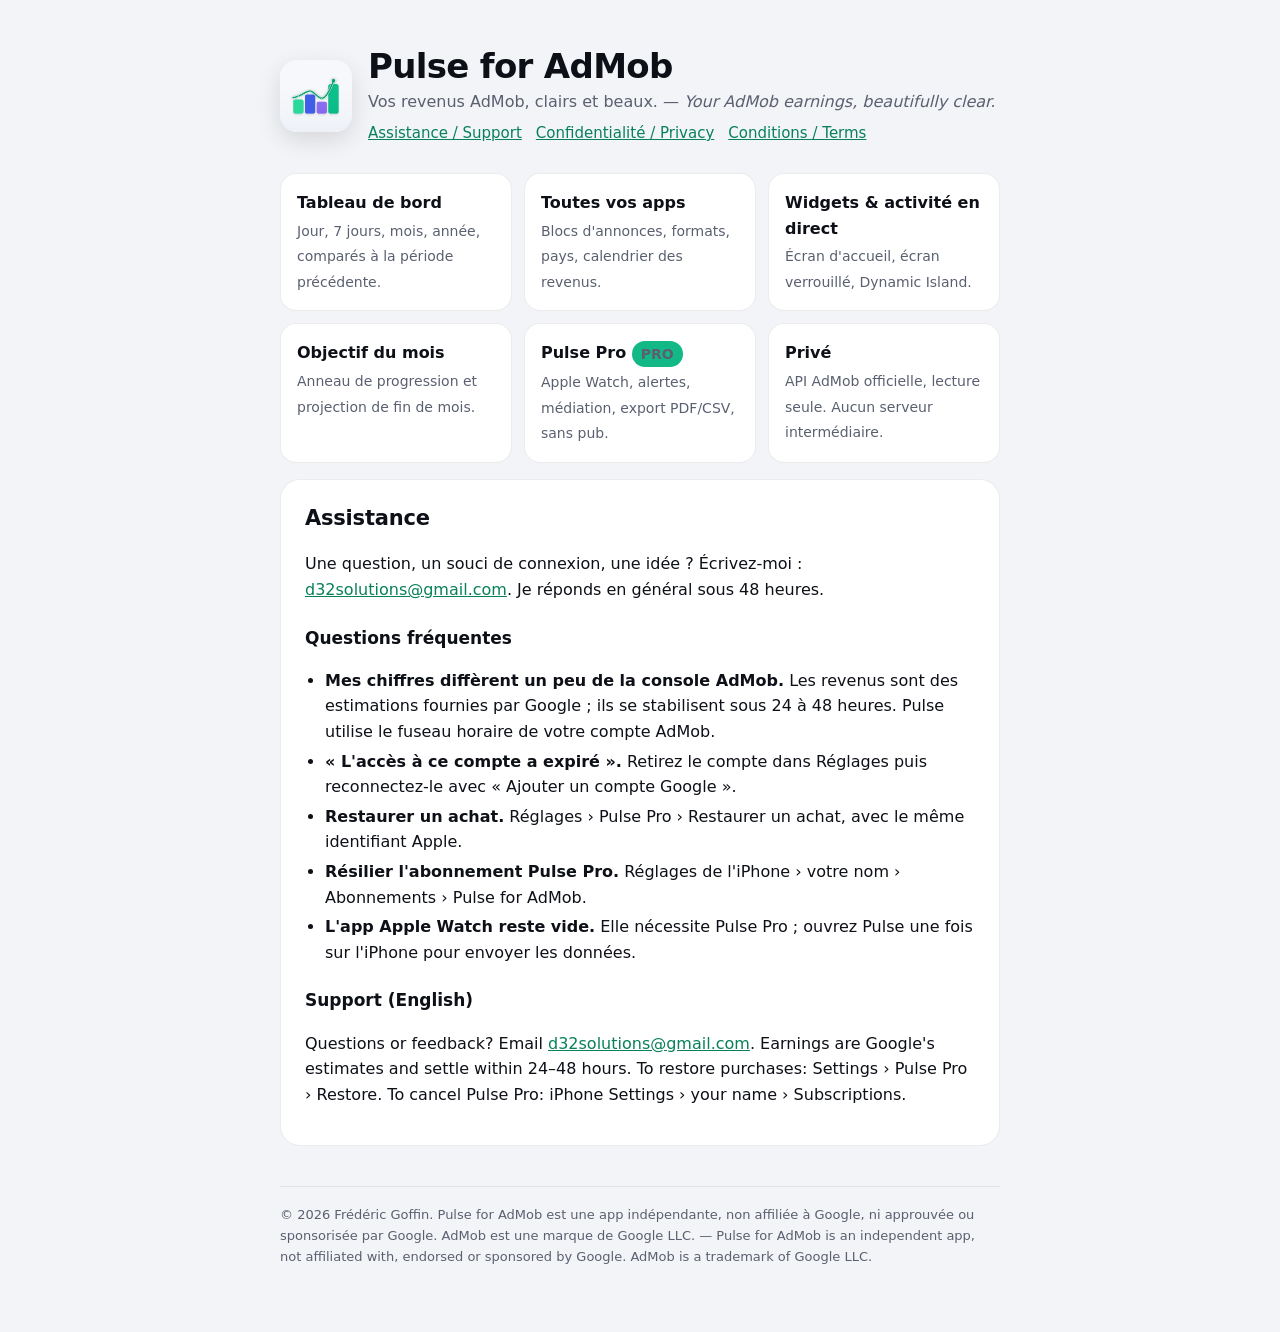
<file: index.html>
<!doctype html>
<html lang="fr">
<head>
<meta charset="utf-8">
<meta name="viewport" content="width=device-width,initial-scale=1">
<title>Pulse for AdMob — Vos revenus AdMob, en un coup d'œil</title>
<meta name="description" content="Pulse for AdMob : vos revenus AdMob sur iPhone, iPad, Mac et Apple Watch. Widgets, activité en direct, alertes, médiation.">
<link rel="icon" href="icon.png">
<link rel="apple-touch-icon" href="apple-touch-icon.png">
<link rel="stylesheet" href="style.css">
</head>
<body>
<main>
  <header>
    <img src="icon.png" alt="Icône de Pulse for AdMob">
    <div>
      <h1>Pulse for AdMob</h1>
      <p class="sub">Vos revenus AdMob, clairs et beaux. — <em>Your AdMob earnings, beautifully clear.</em></p>
      <nav><a href="#support">Assistance / Support</a><a href="privacy.html">Confidentialité / Privacy</a><a href="terms.html">Conditions / Terms</a></nav>
    </div>
  </header>

  <div class="grid">
    <div class="feat"><b>Tableau de bord</b><span>Jour, 7 jours, mois, année, comparés à la période précédente.</span></div>
    <div class="feat"><b>Toutes vos apps</b><span>Blocs d'annonces, formats, pays, calendrier des revenus.</span></div>
    <div class="feat"><b>Widgets &amp; activité en direct</b><span>Écran d'accueil, écran verrouillé, Dynamic Island.</span></div>
    <div class="feat"><b>Objectif du mois</b><span>Anneau de progression et projection de fin de mois.</span></div>
    <div class="feat"><b>Pulse Pro <span class="pill">PRO</span></b><span>Apple Watch, alertes, médiation, export PDF/CSV, sans pub.</span></div>
    <div class="feat"><b>Privé</b><span>API AdMob officielle, lecture seule. Aucun serveur intermédiaire.</span></div>
  </div>

  <section id="support" class="card">
    <h2 style="margin-top:0">Assistance</h2>
    <p>Une question, un souci de connexion, une idée ? Écrivez-moi : <a href="mailto:d32solutions@gmail.com?subject=Pulse%20for%20AdMob">d32solutions@gmail.com</a>. Je réponds en général sous 48 heures.</p>
    <h3>Questions fréquentes</h3>
    <ul>
      <li><b>Mes chiffres diffèrent un peu de la console AdMob.</b> Les revenus sont des estimations fournies par Google ; ils se stabilisent sous 24 à 48 heures. Pulse utilise le fuseau horaire de votre compte AdMob.</li>
      <li><b>« L'accès à ce compte a expiré ».</b> Retirez le compte dans Réglages puis reconnectez-le avec « Ajouter un compte Google ».</li>
      <li><b>Restaurer un achat.</b> Réglages › Pulse Pro › Restaurer un achat, avec le même identifiant Apple.</li>
      <li><b>Résilier l'abonnement Pulse Pro.</b> Réglages de l'iPhone › votre nom › Abonnements › Pulse for AdMob.</li>
      <li><b>L'app Apple Watch reste vide.</b> Elle nécessite Pulse Pro ; ouvrez Pulse une fois sur l'iPhone pour envoyer les données.</li>
    </ul>
    <h3 lang="en">Support (English)</h3>
    <p lang="en">Questions or feedback? Email <a href="mailto:d32solutions@gmail.com?subject=Pulse%20for%20AdMob">d32solutions@gmail.com</a>. Earnings are Google's estimates and settle within 24–48 hours. To restore purchases: Settings › Pulse Pro › Restore. To cancel Pulse Pro: iPhone Settings › your name › Subscriptions.</p>
  </section>

  <footer>
    © 2026 Frédéric Goffin. Pulse for AdMob est une app indépendante, non affiliée à Google, ni approuvée ou sponsorisée par Google. AdMob est une marque de Google LLC. — Pulse for AdMob is an independent app, not affiliated with, endorsed or sponsored by Google. AdMob is a trademark of Google LLC.
  </footer>
</main>
</body>
</html>
</file>
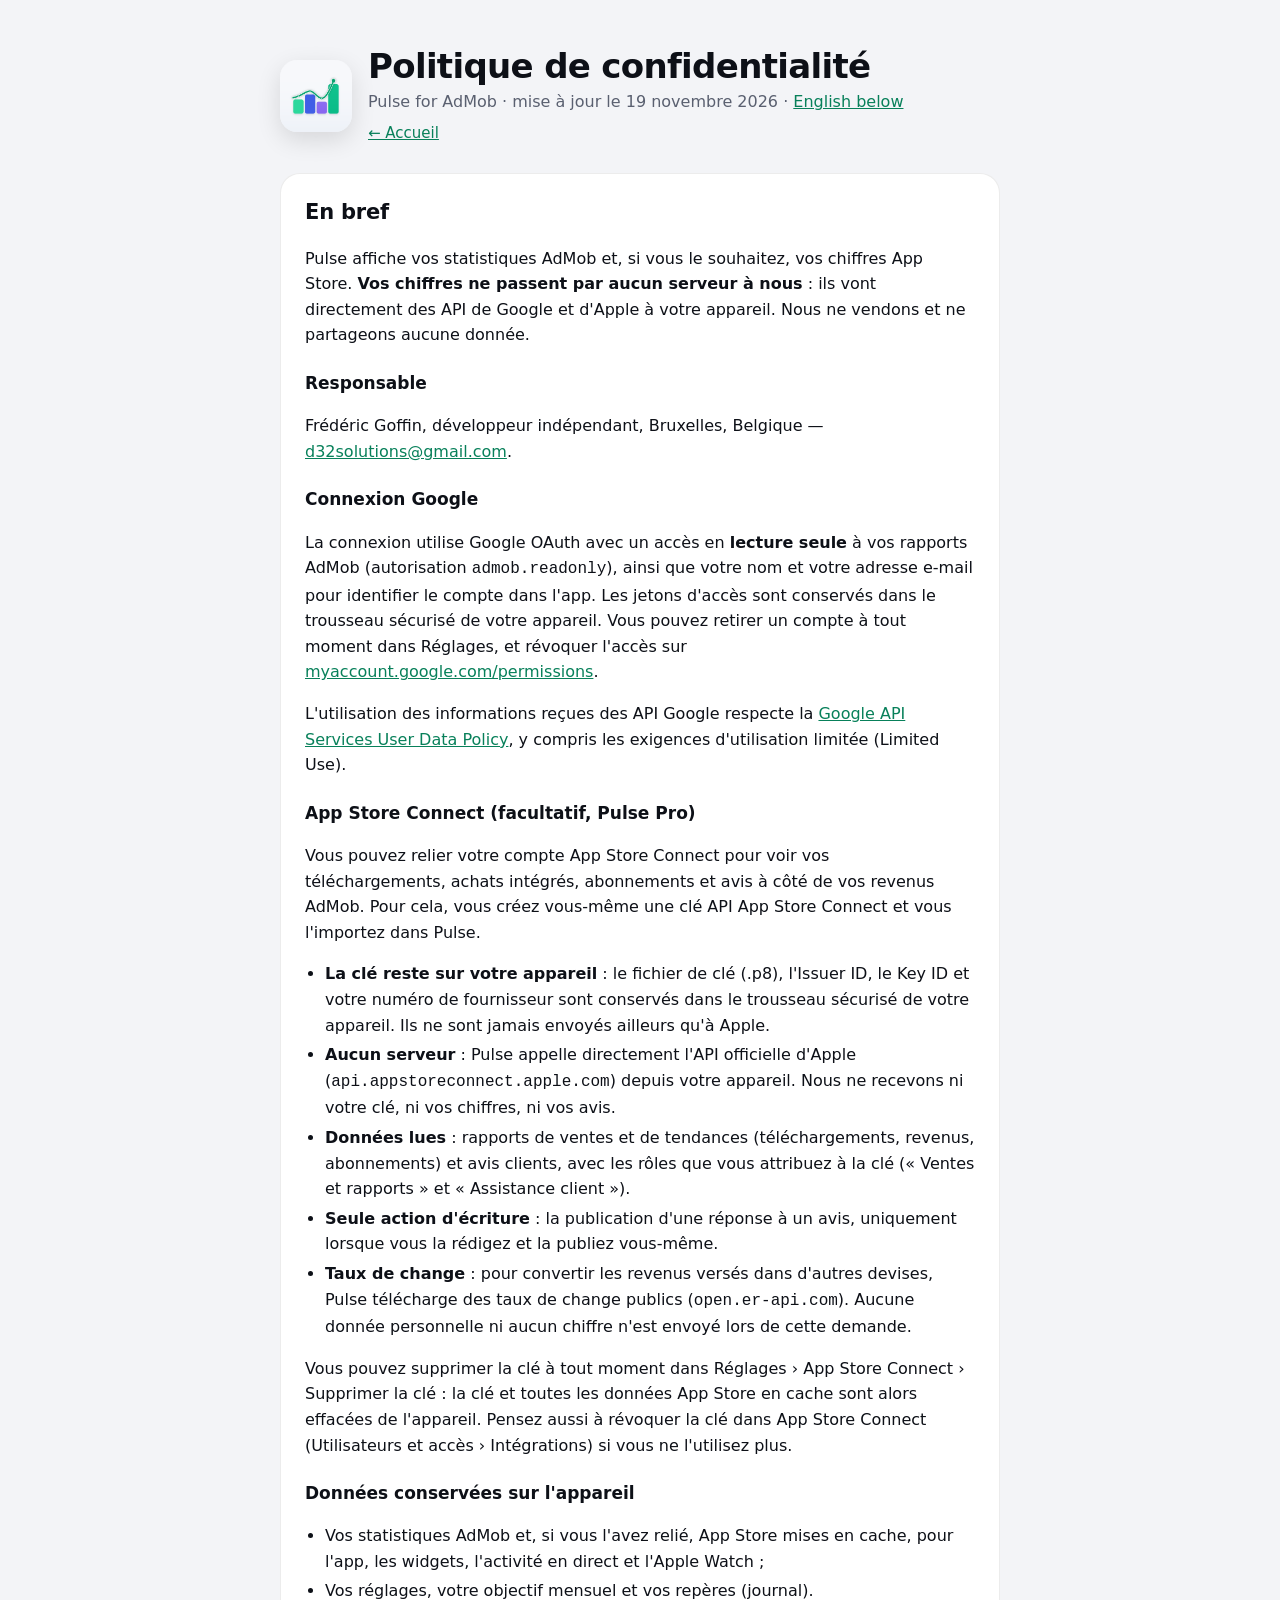
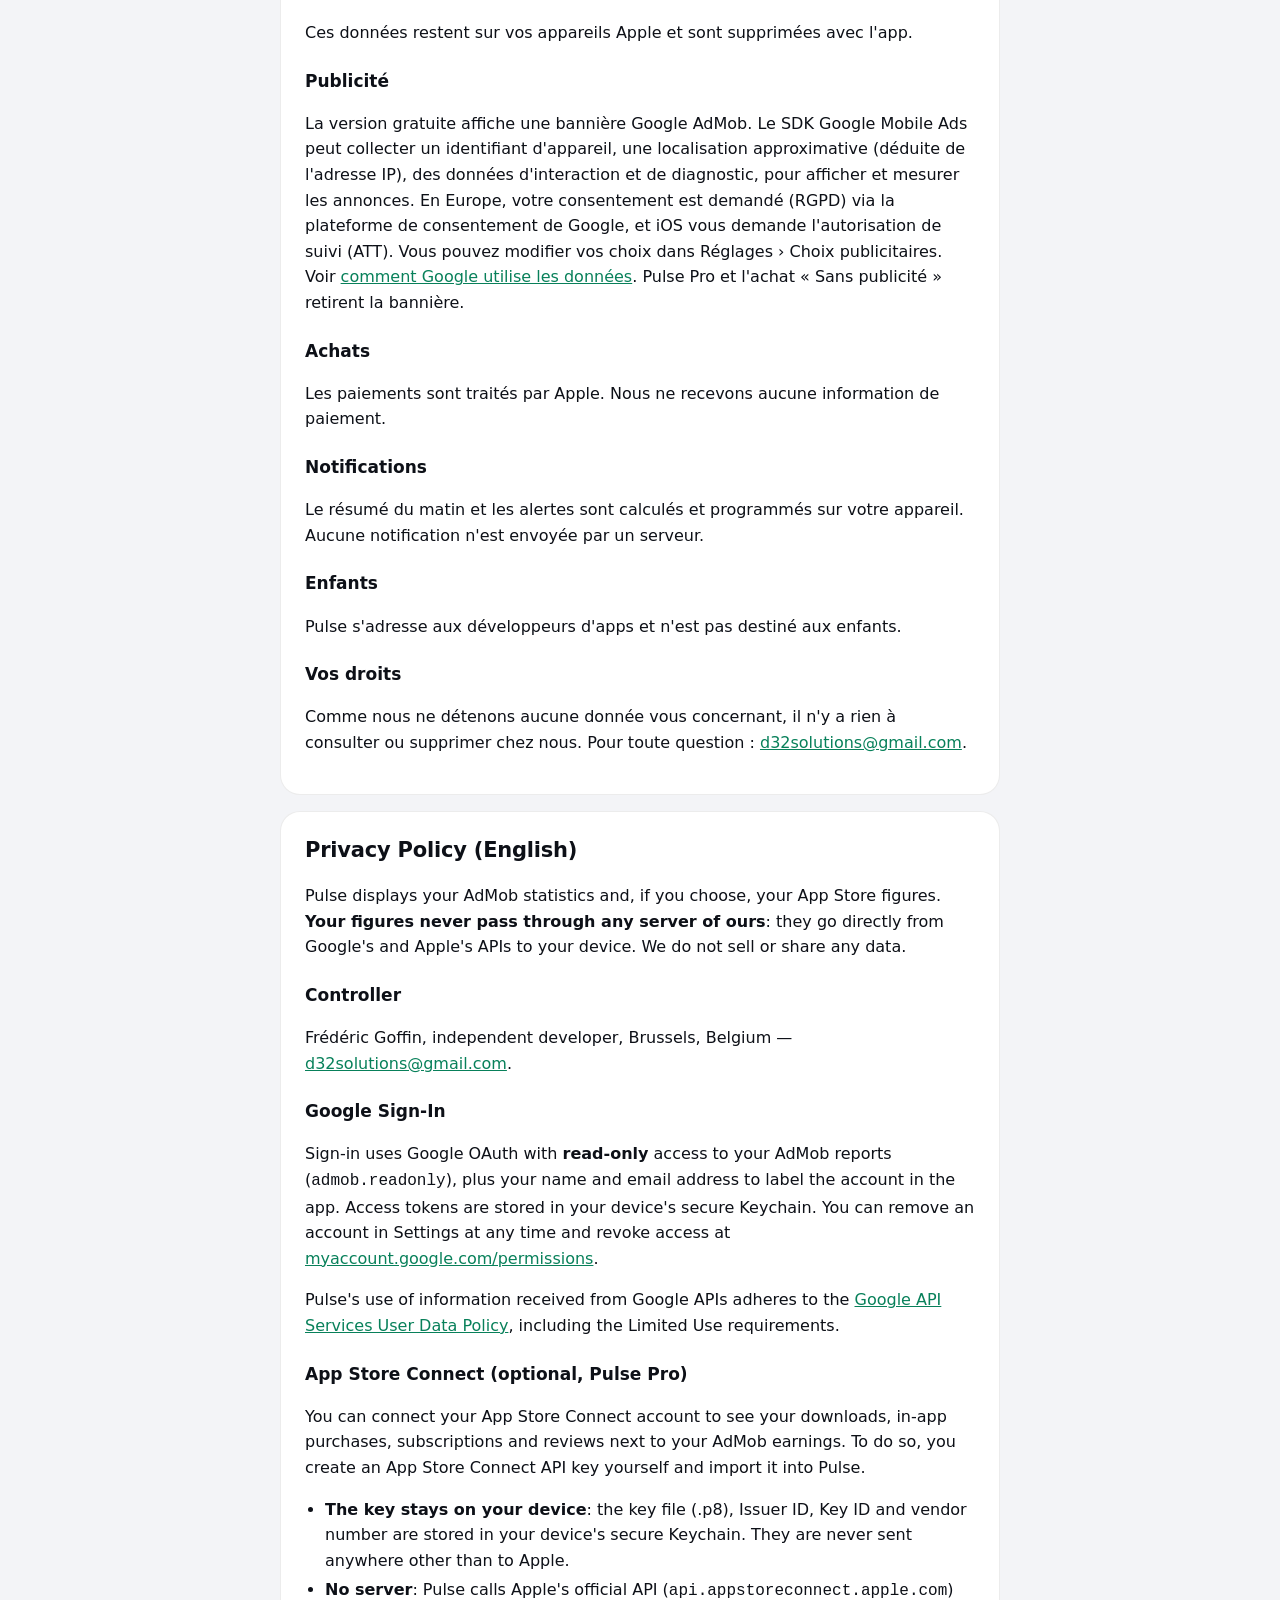
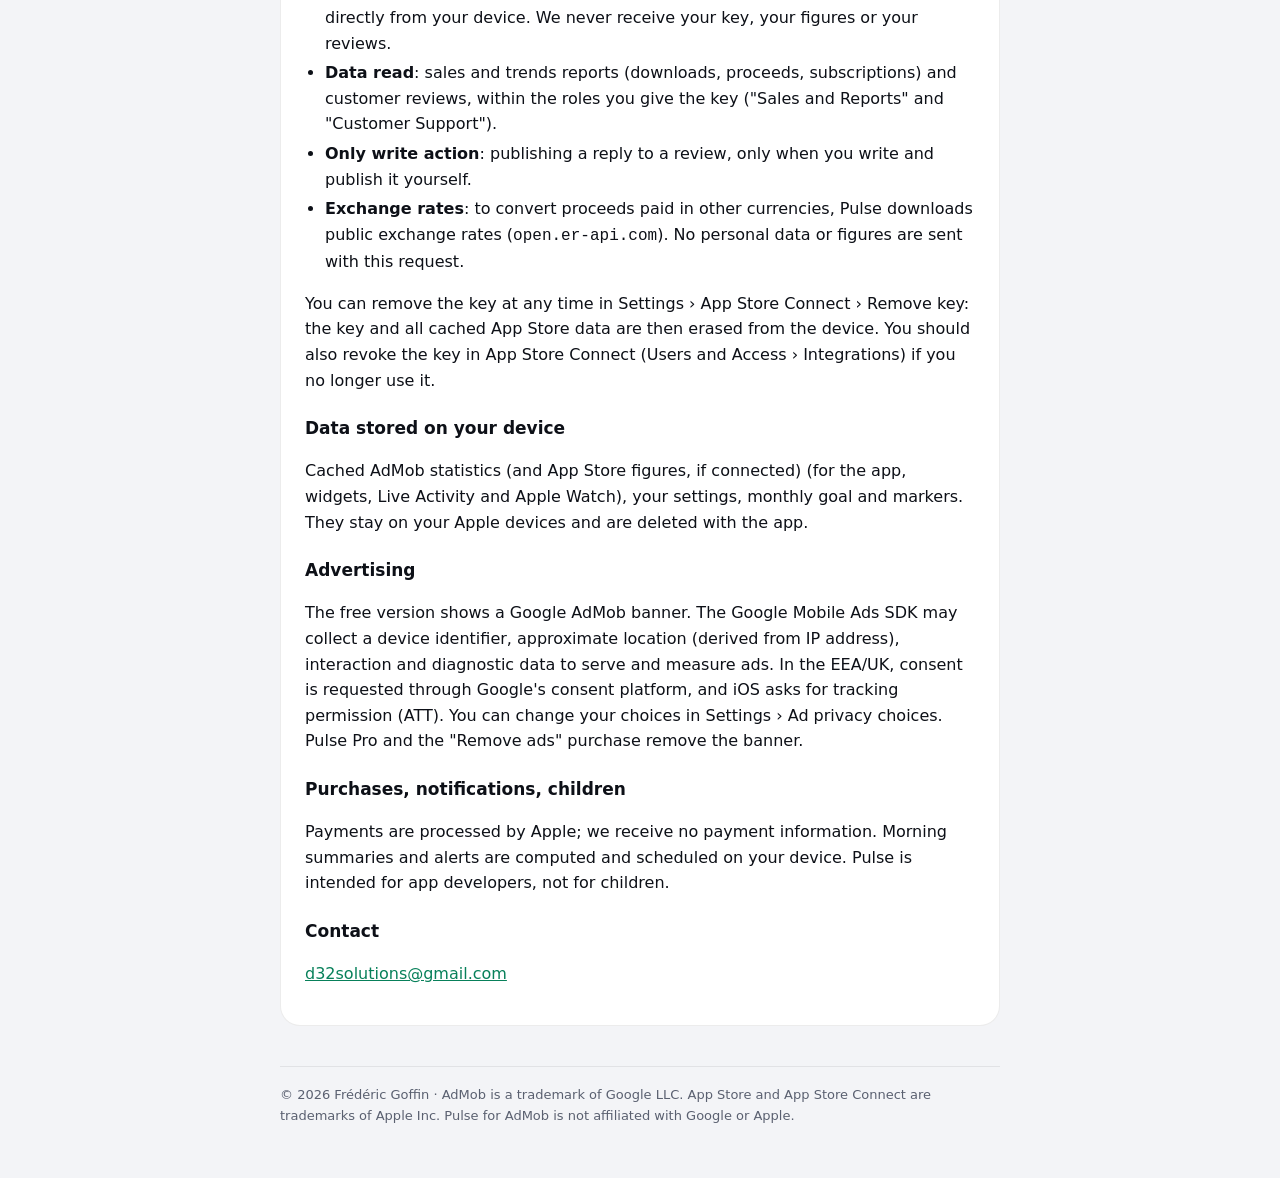
<file: privacy.html>
<!doctype html>
<html lang="fr">
<head>
<meta charset="utf-8">
<meta name="viewport" content="width=device-width,initial-scale=1">
<title>Pulse for AdMob — Politique de confidentialité</title>
<link rel="icon" href="icon.png">
<link rel="stylesheet" href="style.css">
</head>
<body>
<main>
  <header>
    <img src="icon.png" alt="">
    <div>
      <h1>Politique de confidentialité</h1>
      <p class="sub">Pulse for AdMob · mise à jour le 19 novembre 2026 · <a href="#en">English below</a></p>
      <nav><a href="./">← Accueil</a></nav>
    </div>
  </header>

  <div class="card">
    <h2 style="margin-top:0">En bref</h2>
    <p>Pulse affiche vos statistiques AdMob et, si vous le souhaitez, vos chiffres App Store. <b>Vos chiffres ne passent par aucun serveur à nous</b> : ils vont directement des API de Google et d'Apple à votre appareil. Nous ne vendons et ne partageons aucune donnée.</p>

    <h3>Responsable</h3>
    <p>Frédéric Goffin, développeur indépendant, Bruxelles, Belgique — <a href="mailto:d32solutions@gmail.com">d32solutions@gmail.com</a>.</p>

    <h3>Connexion Google</h3>
    <p>La connexion utilise Google OAuth avec un accès en <b>lecture seule</b> à vos rapports AdMob (autorisation <code>admob.readonly</code>), ainsi que votre nom et votre adresse e-mail pour identifier le compte dans l'app. Les jetons d'accès sont conservés dans le trousseau sécurisé de votre appareil. Vous pouvez retirer un compte à tout moment dans Réglages, et révoquer l'accès sur <a href="https://myaccount.google.com/permissions">myaccount.google.com/permissions</a>.</p>
    <p>L'utilisation des informations reçues des API Google respecte la <a href="https://developers.google.com/terms/api-services-user-data-policy">Google API Services User Data Policy</a>, y compris les exigences d'utilisation limitée (Limited Use).</p>

    <h3>App Store Connect (facultatif, Pulse Pro)</h3>
    <p>Vous pouvez relier votre compte App Store Connect pour voir vos téléchargements, achats intégrés, abonnements et avis à côté de vos revenus AdMob. Pour cela, vous créez vous-même une clé API App Store Connect et vous l'importez dans Pulse.</p>
    <ul>
      <li><b>La clé reste sur votre appareil</b> : le fichier de clé (.p8), l'Issuer ID, le Key ID et votre numéro de fournisseur sont conservés dans le trousseau sécurisé de votre appareil. Ils ne sont jamais envoyés ailleurs qu'à Apple.</li>
      <li><b>Aucun serveur</b> : Pulse appelle directement l'API officielle d'Apple (<code>api.appstoreconnect.apple.com</code>) depuis votre appareil. Nous ne recevons ni votre clé, ni vos chiffres, ni vos avis.</li>
      <li><b>Données lues</b> : rapports de ventes et de tendances (téléchargements, revenus, abonnements) et avis clients, avec les rôles que vous attribuez à la clé (« Ventes et rapports » et « Assistance client »).</li>
      <li><b>Seule action d'écriture</b> : la publication d'une réponse à un avis, uniquement lorsque vous la rédigez et la publiez vous-même.</li>
      <li><b>Taux de change</b> : pour convertir les revenus versés dans d'autres devises, Pulse télécharge des taux de change publics (<code>open.er-api.com</code>). Aucune donnée personnelle ni aucun chiffre n'est envoyé lors de cette demande.</li>
    </ul>
    <p>Vous pouvez supprimer la clé à tout moment dans Réglages › App Store Connect › Supprimer la clé : la clé et toutes les données App Store en cache sont alors effacées de l'appareil. Pensez aussi à révoquer la clé dans App Store Connect (Utilisateurs et accès › Intégrations) si vous ne l'utilisez plus.</p>

    <h3>Données conservées sur l'appareil</h3>
    <ul>
      <li>Vos statistiques AdMob et, si vous l'avez relié, App Store mises en cache, pour l'app, les widgets, l'activité en direct et l'Apple Watch ;</li>
      <li>Vos réglages, votre objectif mensuel et vos repères (journal).</li>
    </ul>
    <p>Ces données restent sur vos appareils Apple et sont supprimées avec l'app.</p>

    <h3>Publicité</h3>
    <p>La version gratuite affiche une bannière Google AdMob. Le SDK Google Mobile Ads peut collecter un identifiant d'appareil, une localisation approximative (déduite de l'adresse IP), des données d'interaction et de diagnostic, pour afficher et mesurer les annonces. En Europe, votre consentement est demandé (RGPD) via la plateforme de consentement de Google, et iOS vous demande l'autorisation de suivi (ATT). Vous pouvez modifier vos choix dans Réglages › Choix publicitaires. Voir <a href="https://policies.google.com/technologies/partner-sites">comment Google utilise les données</a>. Pulse Pro et l'achat « Sans publicité » retirent la bannière.</p>

    <h3>Achats</h3>
    <p>Les paiements sont traités par Apple. Nous ne recevons aucune information de paiement.</p>

    <h3>Notifications</h3>
    <p>Le résumé du matin et les alertes sont calculés et programmés sur votre appareil. Aucune notification n'est envoyée par un serveur.</p>

    <h3>Enfants</h3>
    <p>Pulse s'adresse aux développeurs d'apps et n'est pas destiné aux enfants.</p>

    <h3>Vos droits</h3>
    <p>Comme nous ne détenons aucune donnée vous concernant, il n'y a rien à consulter ou supprimer chez nous. Pour toute question : <a href="mailto:d32solutions@gmail.com">d32solutions@gmail.com</a>.</p>
  </div>

  <div class="card" id="en" lang="en">
    <h2 style="margin-top:0">Privacy Policy (English)</h2>
    <p>Pulse displays your AdMob statistics and, if you choose, your App Store figures. <b>Your figures never pass through any server of ours</b>: they go directly from Google's and Apple's APIs to your device. We do not sell or share any data.</p>
    <h3>Controller</h3>
    <p>Frédéric Goffin, independent developer, Brussels, Belgium — <a href="mailto:d32solutions@gmail.com">d32solutions@gmail.com</a>.</p>
    <h3>Google Sign-In</h3>
    <p>Sign-in uses Google OAuth with <b>read-only</b> access to your AdMob reports (<code>admob.readonly</code>), plus your name and email address to label the account in the app. Access tokens are stored in your device's secure Keychain. You can remove an account in Settings at any time and revoke access at <a href="https://myaccount.google.com/permissions">myaccount.google.com/permissions</a>.</p>
    <p>Pulse's use of information received from Google APIs adheres to the <a href="https://developers.google.com/terms/api-services-user-data-policy">Google API Services User Data Policy</a>, including the Limited Use requirements.</p>
    <h3>App Store Connect (optional, Pulse Pro)</h3>
    <p>You can connect your App Store Connect account to see your downloads, in-app purchases, subscriptions and reviews next to your AdMob earnings. To do so, you create an App Store Connect API key yourself and import it into Pulse.</p>
    <ul>
      <li><b>The key stays on your device</b>: the key file (.p8), Issuer ID, Key ID and vendor number are stored in your device's secure Keychain. They are never sent anywhere other than to Apple.</li>
      <li><b>No server</b>: Pulse calls Apple's official API (<code>api.appstoreconnect.apple.com</code>) directly from your device. We never receive your key, your figures or your reviews.</li>
      <li><b>Data read</b>: sales and trends reports (downloads, proceeds, subscriptions) and customer reviews, within the roles you give the key ("Sales and Reports" and "Customer Support").</li>
      <li><b>Only write action</b>: publishing a reply to a review, only when you write and publish it yourself.</li>
      <li><b>Exchange rates</b>: to convert proceeds paid in other currencies, Pulse downloads public exchange rates (<code>open.er-api.com</code>). No personal data or figures are sent with this request.</li>
    </ul>
    <p>You can remove the key at any time in Settings › App Store Connect › Remove key: the key and all cached App Store data are then erased from the device. You should also revoke the key in App Store Connect (Users and Access › Integrations) if you no longer use it.</p>
    <h3>Data stored on your device</h3>
    <p>Cached AdMob statistics (and App Store figures, if connected) (for the app, widgets, Live Activity and Apple Watch), your settings, monthly goal and markers. They stay on your Apple devices and are deleted with the app.</p>
    <h3>Advertising</h3>
    <p>The free version shows a Google AdMob banner. The Google Mobile Ads SDK may collect a device identifier, approximate location (derived from IP address), interaction and diagnostic data to serve and measure ads. In the EEA/UK, consent is requested through Google's consent platform, and iOS asks for tracking permission (ATT). You can change your choices in Settings › Ad privacy choices. Pulse Pro and the "Remove ads" purchase remove the banner.</p>
    <h3>Purchases, notifications, children</h3>
    <p>Payments are processed by Apple; we receive no payment information. Morning summaries and alerts are computed and scheduled on your device. Pulse is intended for app developers, not for children.</p>
    <h3>Contact</h3>
    <p><a href="mailto:d32solutions@gmail.com">d32solutions@gmail.com</a></p>
  </div>

  <footer>© 2026 Frédéric Goffin · AdMob is a trademark of Google LLC. App Store and App Store Connect are trademarks of Apple Inc. Pulse for AdMob is not affiliated with Google or Apple.</footer>
</main>
</body>
</html>
</file>
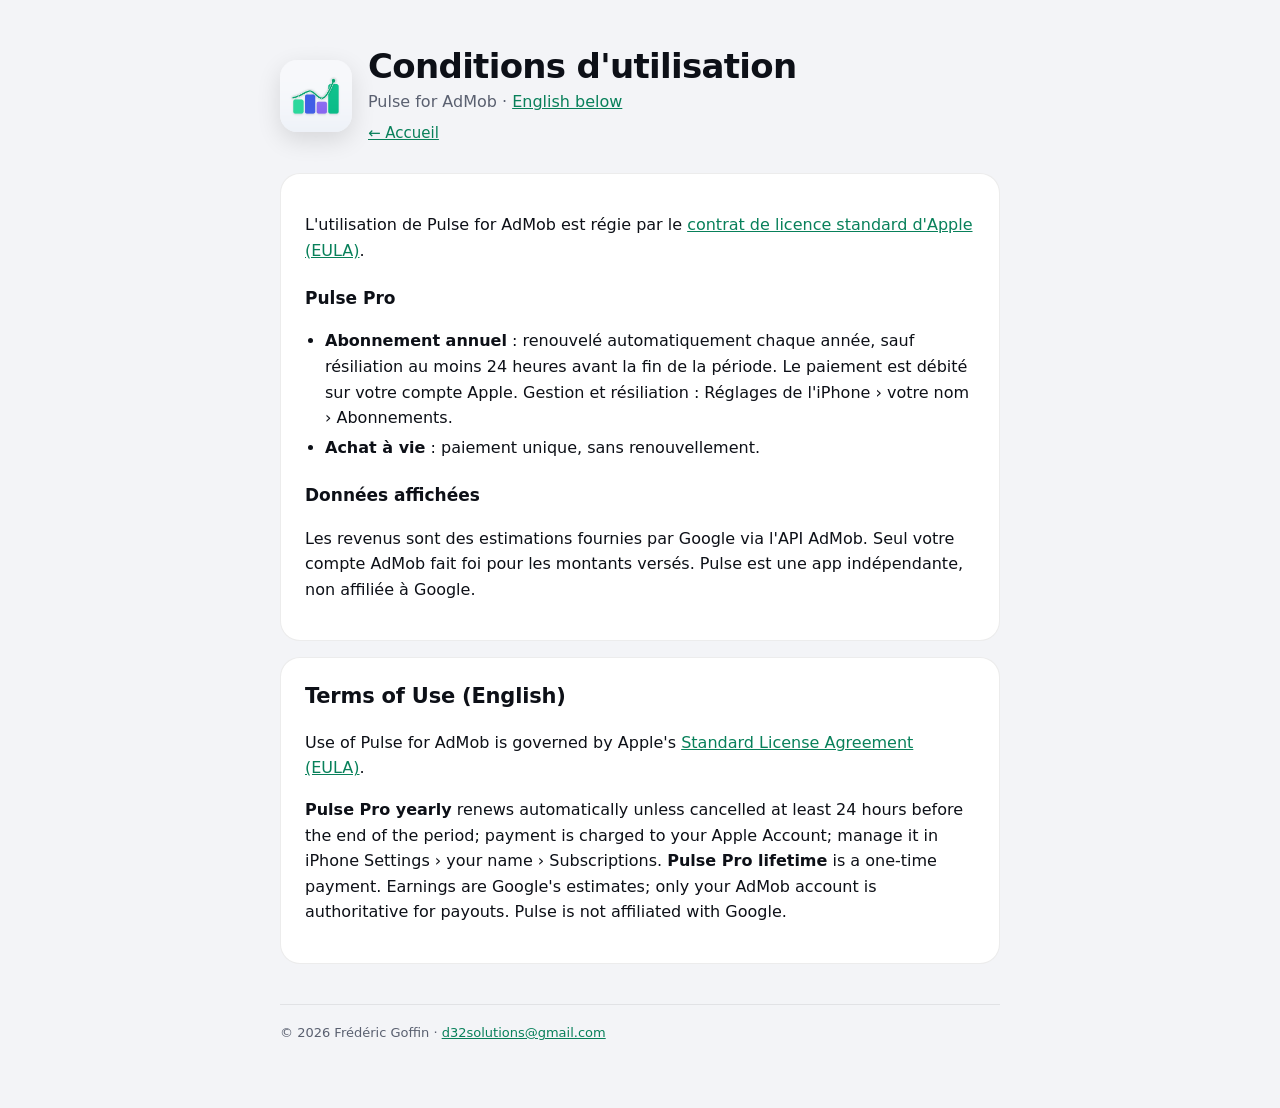
<file: terms.html>
<!doctype html>
<html lang="fr">
<head>
<meta charset="utf-8">
<meta name="viewport" content="width=device-width,initial-scale=1">
<title>Pulse for AdMob — Conditions d'utilisation</title>
<link rel="icon" href="icon.png">
<link rel="stylesheet" href="style.css">
</head>
<body>
<main>
  <header>
    <img src="icon.png" alt="">
    <div>
      <h1>Conditions d'utilisation</h1>
      <p class="sub">Pulse for AdMob · <a href="#en">English below</a></p>
      <nav><a href="./">← Accueil</a></nav>
    </div>
  </header>
  <div class="card">
    <p>L'utilisation de Pulse for AdMob est régie par le <a href="https://www.apple.com/legal/internet-services/itunes/dev/stdeula/">contrat de licence standard d'Apple (EULA)</a>.</p>
    <h3>Pulse Pro</h3>
    <ul>
      <li><b>Abonnement annuel</b> : renouvelé automatiquement chaque année, sauf résiliation au moins 24 heures avant la fin de la période. Le paiement est débité sur votre compte Apple. Gestion et résiliation : Réglages de l'iPhone › votre nom › Abonnements.</li>
      <li><b>Achat à vie</b> : paiement unique, sans renouvellement.</li>
    </ul>
    <h3>Données affichées</h3>
    <p>Les revenus sont des estimations fournies par Google via l'API AdMob. Seul votre compte AdMob fait foi pour les montants versés. Pulse est une app indépendante, non affiliée à Google.</p>
  </div>
  <div class="card" id="en" lang="en">
    <h2 style="margin-top:0">Terms of Use (English)</h2>
    <p>Use of Pulse for AdMob is governed by Apple's <a href="https://www.apple.com/legal/internet-services/itunes/dev/stdeula/">Standard License Agreement (EULA)</a>.</p>
    <p><b>Pulse Pro yearly</b> renews automatically unless cancelled at least 24 hours before the end of the period; payment is charged to your Apple Account; manage it in iPhone Settings › your name › Subscriptions. <b>Pulse Pro lifetime</b> is a one-time payment. Earnings are Google's estimates; only your AdMob account is authoritative for payouts. Pulse is not affiliated with Google.</p>
  </div>
  <footer>© 2026 Frédéric Goffin · <a href="mailto:d32solutions@gmail.com">d32solutions@gmail.com</a></footer>
</main>
</body>
</html>
</file>
<file: style.css>
:root{--bg:#F3F4F7;--card:#fff;--ink:#0D1017;--sub:#5A6070;--line:rgba(13,16,23,.08);--accent:#08805A;--green:#12B886}
@media (prefers-color-scheme:dark){:root{--bg:#090B10;--card:#13161E;--ink:#F3F5F9;--sub:#969DAE;--line:rgba(255,255,255,.08);--accent:#2FD6A0;--green:#2FD6A0}}
*{box-sizing:border-box}body{margin:0;background:var(--bg);color:var(--ink);font:16px/1.6 -apple-system,BlinkMacSystemFont,"SF Pro Text",Inter,system-ui,sans-serif;-webkit-font-smoothing:antialiased}
main{max-width:760px;margin:0 auto;padding:48px 20px 64px}
header{display:flex;align-items:center;gap:16px;margin-bottom:28px}
header img{width:72px;height:72px;border-radius:17px;box-shadow:0 8px 24px rgba(0,0,0,.12)}
h1{font-size:34px;line-height:1.1;margin:0;letter-spacing:-.02em}h2{font-size:21px;margin:34px 0 10px;letter-spacing:-.01em}h3{font-size:17px;margin:22px 0 6px}
.sub{color:var(--sub);margin:4px 0 0}
.card{background:var(--card);border:1px solid var(--line);border-radius:20px;padding:22px 24px;margin:16px 0}
.grid{display:grid;grid-template-columns:repeat(auto-fit,minmax(210px,1fr));gap:12px}
.feat{background:var(--card);border:1px solid var(--line);border-radius:16px;padding:16px}
.feat b{display:block;margin-bottom:2px}.feat span{color:var(--sub);font-size:14px}
a{color:var(--accent)}nav{display:flex;gap:14px;flex-wrap:wrap;font-size:15px;margin:6px 0 0}
.lang{font-size:14px;color:var(--sub)}
.pill{display:inline-block;background:var(--green);color:#062019;font-weight:700;font-size:12px;border-radius:99px;padding:2px 9px;vertical-align:middle}
footer{margin-top:40px;color:var(--sub);font-size:13px;border-top:1px solid var(--line);padding-top:18px}
ul{padding-left:20px}li{margin:4px 0}
</file>
